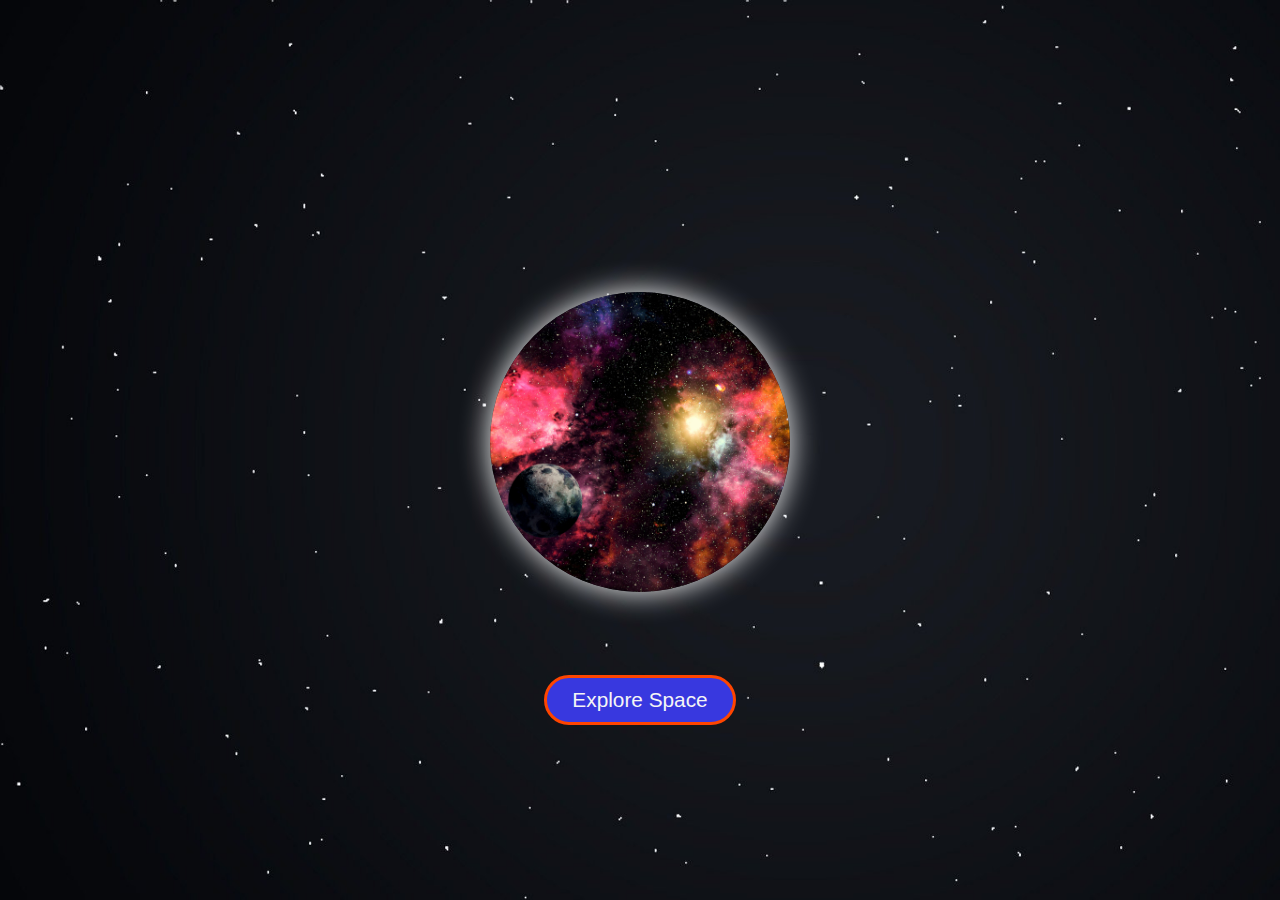
<file: index.html>
<!DOCTYPE html>
<html lang="en">
<head>
    <meta charset="UTF-8">
    <meta name="viewport" content="width=device-width, initial-scale=1.0">
    <link rel="stylesheet" href="style.css">
    <title>Solar System</title>
</head>
<body id="frist_page_body">
    
    <div class="container">
        <h1>Explore Solar System</h1>
        <div class="circle" id="circle"></div>
        <button class="button" id="openButton">Explore Space</button>
    </div>

    <script >
        const button = document.getElementById('openButton');
        const circle = document.getElementById('circle');

        button.addEventListener('click', function() {
            circle.classList.add('open');

            // Redirect to the next page after the circle grows
            setTimeout(function() {
                window.location.href = 'home.html';  // Replace with your actual next page URL
            }, 1005);  // Delay the redirect by 1 second to allow the animation to finish
        });
    </script>
</body>
</html>
</file>
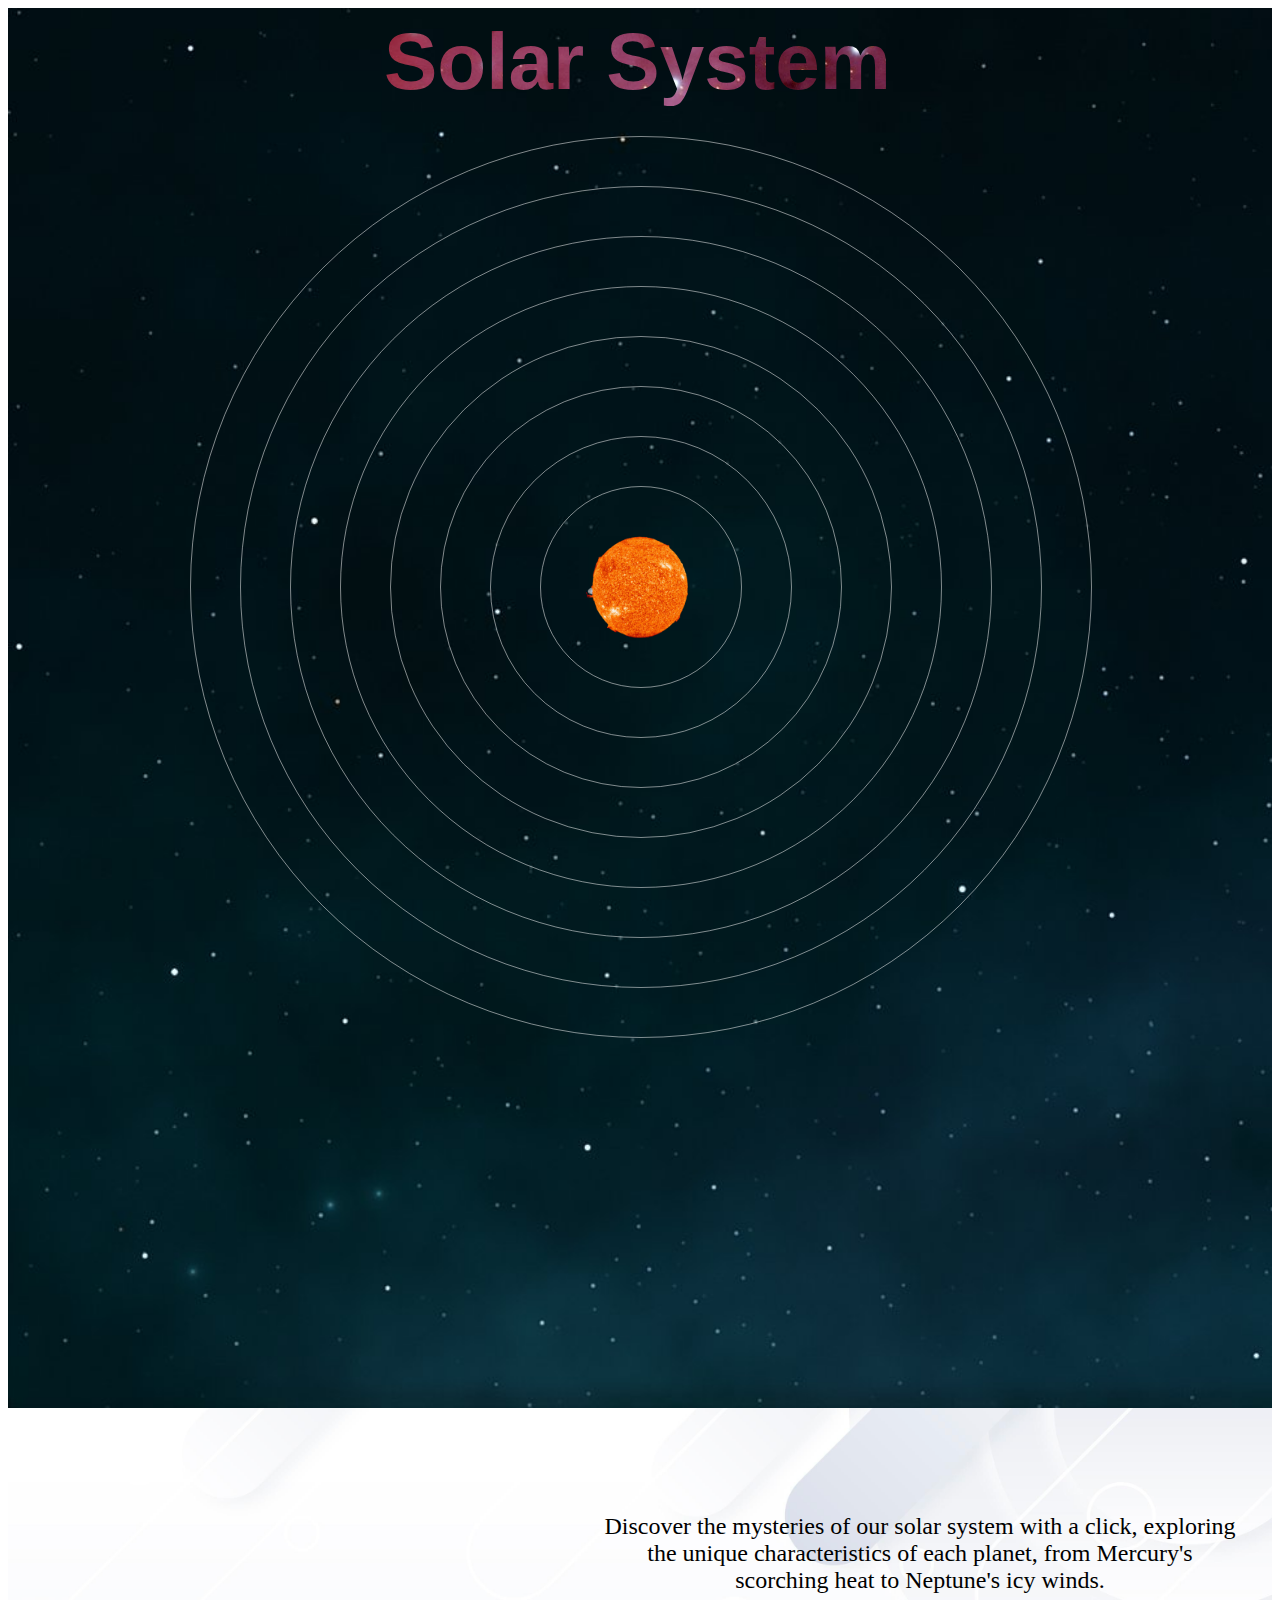
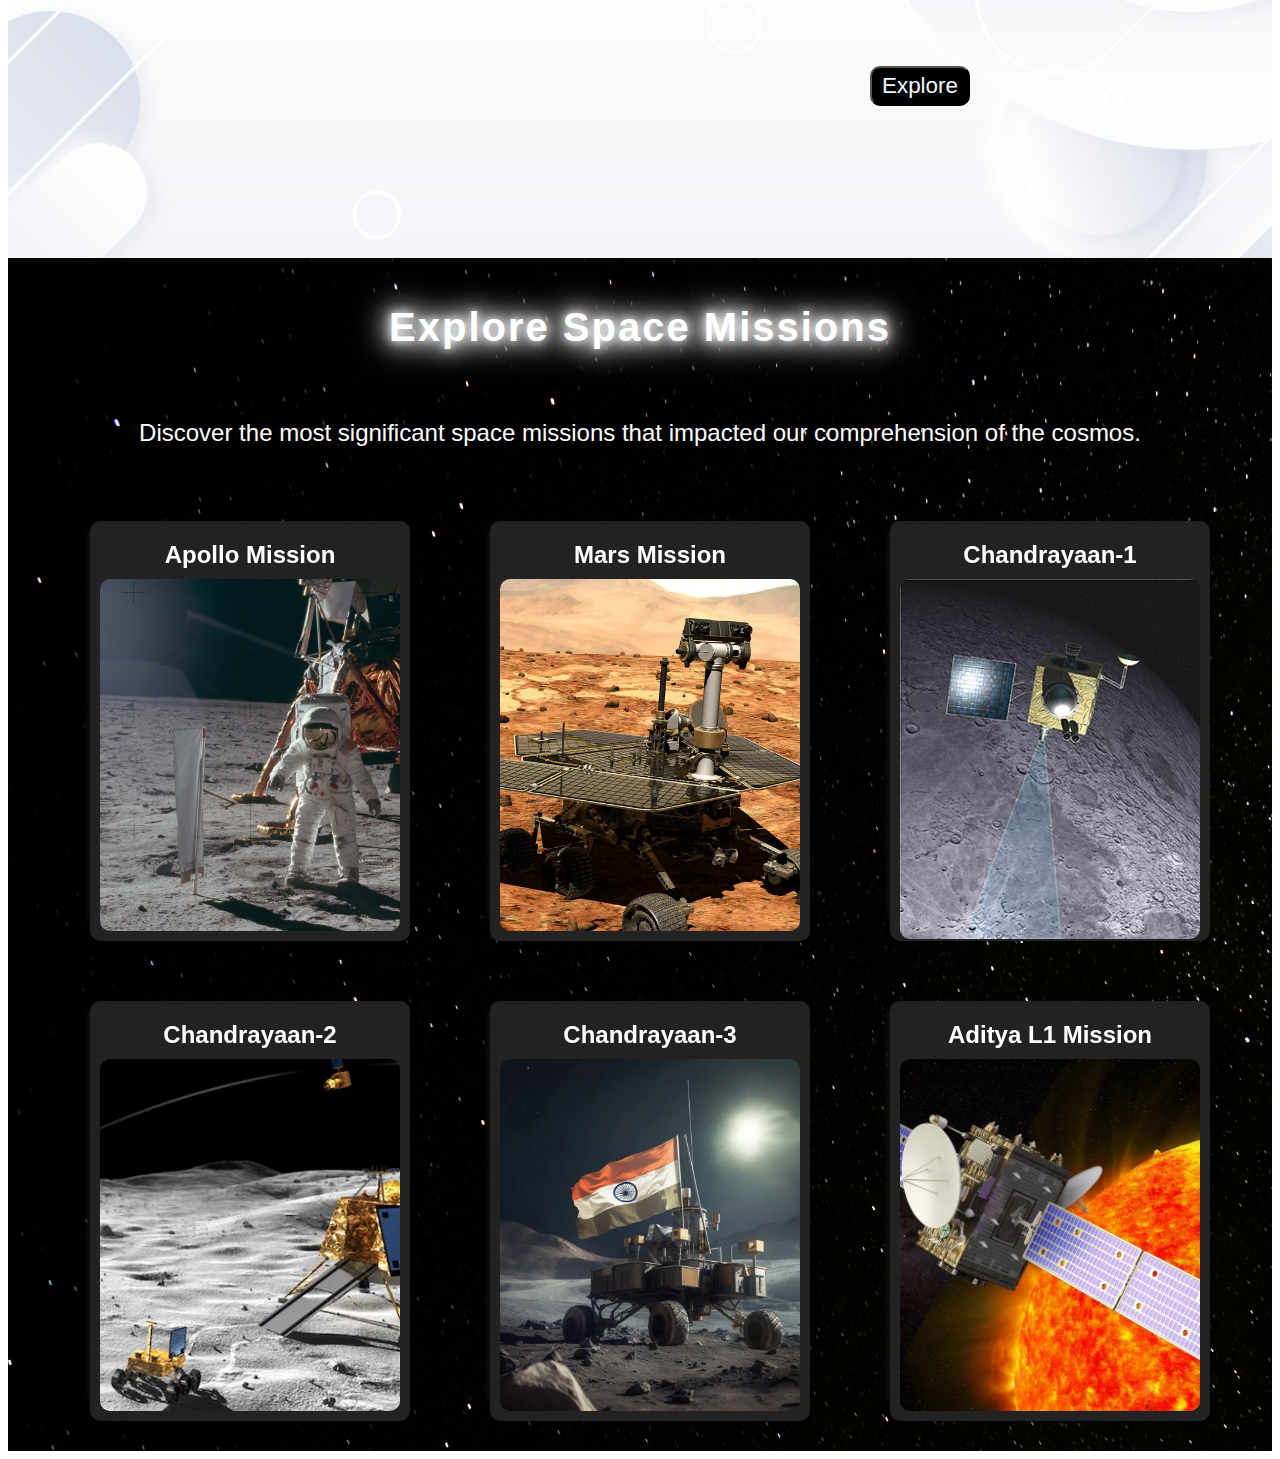
<file: home.html>
<!DOCTYPE html>
<html lang="en">
<head>
    <meta charset="UTF-8">
    <meta name="viewport" content="width=device-width, initial-scale=1.0">
    <link rel="stylesheet" href="style1.css">
    <link rel="stylesheet" href="style3.css">
    <title>Solar System</title>
</head>
<body>
    <div id="main_page">
    <div class="solar-system">

        <h1 id="main_page_head">Solar System</h1>
        
        <div class="sun">
            <img src="./resources/sun.png" alt="Sun">
        </div>

        
        <div class="orbit orbit1"></div>
        <div class="orbit orbit2"></div>
        <div class="orbit orbit3"></div>
        <div class="orbit orbit4"></div>
        <div class="orbit orbit5"></div>
        <div class="orbit orbit6"></div>
        <div class="orbit orbit7"></div>
        <div class="orbit orbit8"></div>

        
        <div class="planet planet1">
            <img src="./resources/mercury.png" alt="Mercury" width="100px">
            <div class="planet-info1">
                <strong>Mercury</strong><br>
                Velocity: 47.87 km/s<br>
                Closest planet to the Sun
            </div>
        </div>

        <div class="planet planet2">
            <img src="./resources/venus.png" alt="Venus" width="100px">
            <div class="planet-info2">
                <strong>Venus</strong><br>
                Velocity: 35.02 km/s<br>
                Hottest planet
            </div>
        </div>

        <div class="planet planet3">
            <img src="./resources/earth.png" alt="Earth" width="70px">
            <div class="planet-info3">
                <strong>Earth</strong><br>
                Velocity: 29.78 km/s<br>
                Our home planet
            </div>
        </div>

        <div class="planet planet4">
            <img src="./resources/mars.png" alt="Mars" width="100px">
            <div class="planet-info4">
                <strong>Mars</strong><br>
                Velocity: 24.07 km/s<br>
                The Red Planet
            </div>
        </div>

        <div class="planet planet5">
            <img src="./resources/jupiter.png" alt="Jupiter" width="130px">
            <div class="planet-info5">
                <strong>Jupiter</strong><br>
                Velocity: 13.07 km/s<br>
                Largest planet
            </div>
        </div>

        <div class="planet planet6">
            <img src="./resources/saturn.png" alt="Saturn" width="120px">
            <div class="planet-info6">
                <strong>Saturn</strong><br>
                Velocity: 9.69 km/s<br>
                Known for its rings
            </div>
        </div>

        <div class="planet planet7">
            <img src="./resources/uranus.png" alt="Uranus" width="100px">
            <div class="planet-info7">
                <strong>Uranus</strong><br>
                Velocity: 6.81 km/s<br>
                Tilted on its side
            </div>
        </div>

        <div class="planet planet8">
            <img src="./resources/neptune.png" alt="Neptune" width="100px">
            <div class="planet-info8">
                <strong>Neptune</strong><br>
                Velocity: 5.43 km/s<br>
                Farthest from the Sun
            </div>
        </div>

    </div>
    </div>

    <div id="container2">
        <div id="video">
            <video class="planet-video" width="35rem" height="25rem" autoplay muted loop>
                <source src="https://www.solarsystemscope.com/video/sss3_intro_720p_2-5b.mp4" type="video/mp4">
                Your browser does not support the video tag.
            </video>
        </div>

        <div id="text_sectio2">
           <center> 
            <p class="text">Discover the mysteries of our solar system with a click, exploring the unique characteristics of each planet, from Mercury's scorching heat to Neptune's icy winds.</p>

            <button class="enter_button"><a href="sun.html" >Explore</a></button>
        </center>
        </div>
    </div>




    <div id="container3">
        <header>
            <h1 class="glow">Explore Space Missions</h1>
            <br>
    
    
            <p style="font-family:'Gill Sans', 'Gill Sans MT', Calibri, 'Trebuchet MS', sans-serif; font-size: 1.5rem;">Discover the most significant space missions that impacted our comprehension of the cosmos.</p>
        </header>
    
        <section class="missions">
            <div class="flip-card">
                <div class="flip-card-inner">
                    <div class="flip-card-front">
                        <h2>Apollo Mission</h2>
                        <img src="./resources/apollo.webp" alt="Apollo Mission">
                    </div>
                    <div class="flip-card-back">
                        <ul>
                            <li>Launched: 1961</li>
                            <li>First human Moon landing.</li>
                            <li>Historic milestone for NASA.</li>
                            <li>A total of six missions successfully landed on the Moon.</li>
                            <li>Expanded human knowledge of lunar geology.</li>
                        </ul>
                    </div>
                </div>
            </div>
    
            <div class="flip-card">
                <div class="flip-card-inner">
                    <div class="flip-card-front">
                        <h2>Mars Mission</h2>
                        <img src="./resources/mars.webp" alt="Mars Mission">
                    </div>
                    <div class="flip-card-back">
                        <ul>
                            <li>Launched: 2003</li>
                            <li>Explores Mars' surface and climate.</li>
                            <li>Searches for signs of past life.</li>
                            <li>Key findings include evidence of water in the past.</li>
                            <li>Supports future human exploration plans.</li>
                        </ul>
                    </div>
                </div>
            </div>
    
            <div class="flip-card">
                <div class="flip-card-inner">
                    <div class="flip-card-front">
                        <h2>Chandrayaan-1</h2>
                        <img src="./resources/ch1.jpg" alt="Chandrayaan-1">
                    </div>
                    <div class="flip-card-back">
                        <ul>
                            <li>Launched: 2008</li>
                            <li>India's first lunar probe.</li>
                            <li>Discovered water molecules on the Moon.</li>
                            <li>Provided high-resolution images of the lunar surface.</li>
                            <li>Marked India's entry into lunar exploration.</li>
                        </ul>
                    </div>
                </div>
            </div>
    
            <div class="flip-card">
                <div class="flip-card-inner">
                    <div class="flip-card-front">
                        <h2>Chandrayaan-2</h2>
                        <img src="./resources/moon.webp" alt="Chandrayaan-2">
                    </div>
                    <div class="flip-card-back">
                        <ul>
                            <li>Launched: 2019</li>
                            <li>Aims to study the Moon's south pole.</li>
                            <li>Includes orbiter, lander, and rover.</li>
                            <li>Attempted soft landing, enhancing lunar studies.</li>
                            <li>Analyzed the Moon's surface and mineral composition.</li>
                        </ul>
                    </div>
                </div>
            </div>
    
            <div class="flip-card">
                <div class="flip-card-inner">
                    <div class="flip-card-front">
                        <h2>Chandrayaan-3</h2>
                        <img src="./resources/chandrayan3.webp" alt="Chandrayaan-3">
                    </div>
                    <div class="flip-card-back">
                        <ul>
                            <li>Launched: 2023</li>
                            <li>Focuses on a soft landing on the Moon.</li>
                            <li>Builds on Chandrayaan-2 success.</li>
                            <li>Aims to conduct detailed surface studies.</li>
                            <li>Will enhance our understanding of lunar resources.</li>
                        </ul>
                    </div>
                </div>
            </div>
    
            <div class="flip-card">
                <div class="flip-card-inner">
                    <div class="flip-card-front">
                        <h2>Aditya L1 Mission</h2>
                        <img src="./resources/adityal1.webp" alt="Aditya L1 Mission">
                    </div>
                    <div class="flip-card-back">
                        <ul>
                            <li>Launched: 2023</li>
                            <li>Studies the Sun's atmosphere.</li>
                            <li>Provides insights into solar activity.</li>
                            <li>Aims to enhance understanding of space weather.</li>
                            <li>Will help in predicting solar storms affecting Earth.</li>
                        </ul>
                    </div>
                </div>
            </div>
        </section>
    </div>
</body>
</html>
</file>
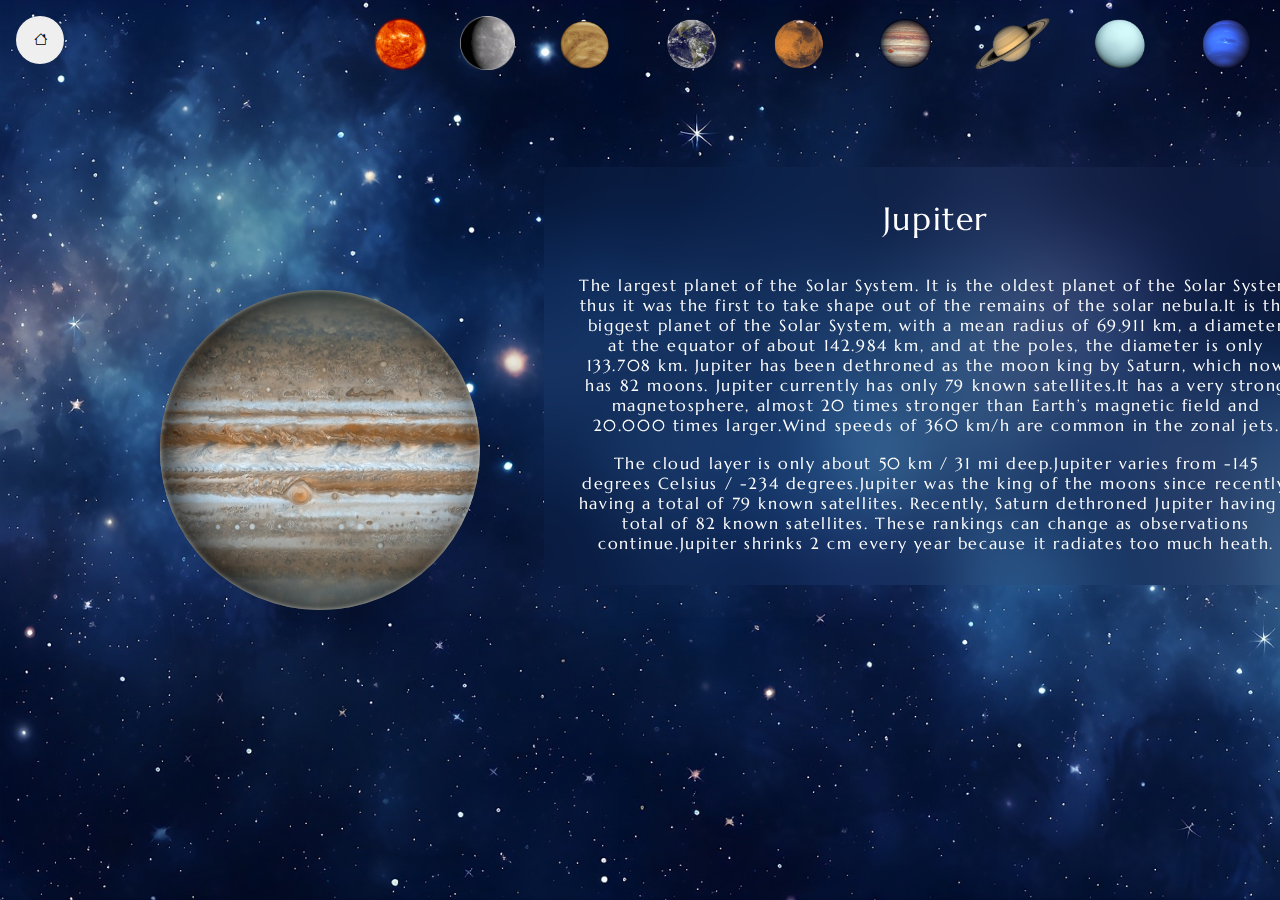
<file: jupiter.html>
<!DOCTYPE html>
<html lang="en">
<head>
    <meta charset="UTF-8">
    <meta name="viewport" content="width=device-width, initial-scale=1.0">
    <title>Jupiter</title>
    <link rel="stylesheet" href="styles2.css">
    <link rel="icon" href="jupiter.png">
    <link rel="preconnect" href="https://fonts.googleapis.com">
    <link rel="stylesheet" href="https://cdn.jsdelivr.net/npm/bootstrap-icons@1.11.3/font/bootstrap-icons.min.css">
<link rel="preconnect" href="https://fonts.gstatic.com" crossorigin>
<link href="https://fonts.googleapis.com/css2?family=Marcellus&display=swap" rel="stylesheet">
</head>
<body>
    <div style="display: flex;">
        <div id="jupiter">

        </div>
    </div>
    <a id="back" href="neptune.html"><img src="./planet_page_pics/back-neptune.png" width="75px"></a>
    <a id="back" href="uranus.html"><img src="./planet_page_pics/back-uranus.png" width="75px"></a>
    <a id="back" href="saturn.html"><img src="./planet_page_pics/back-saturn.png" width="75px"></a>
    <a id="back" href="jupiter.html"><img src="./planet_page_pics/back-jupiter.png" width="75px"></a>
    <a id="back" href="mars.html"><img src="./planet_page_pics/back-mars.png" width="75px"></a>
    <a id="back" href="earth.html"><img src="./planet_page_pics/back-earth.png" width="75px"></a>
    <a id="back" href="venus.html"><img src="./planet_page_pics/back-venus.png" width="75px"></a>
    <a id="back" href="mercury.html"><img src="./planet_page_pics/back-mercury.png" width="55px"></a>
    <a id="back" href="sun.html"><img src="./planet_page_pics/Sun-PNG-HD.png" width="55px"></a>
        <div id="text-box">
            <center>
                <h1 style="color: white;">Jupiter</h1>
            <br>
            <br>
            <p>The largest planet of the Solar System. It is the oldest planet of the Solar System thus it was the first to take shape out of the remains of the solar nebula.It is the biggest planet of the Solar System, with a mean radius of 69.911 km, a diameter at the equator of about  142.984 km, and at the poles, the diameter is only  133.708 km. Jupiter has been dethroned as the moon king by Saturn, which now has 82 moons. Jupiter currently has only 79 known satellites.It has a very strong magnetosphere, almost 20 times stronger than Earth’s magnetic field and 20.000 times larger.Wind speeds of 360 km/h are common in the zonal jets. </p>
            <br>
            <p>The cloud layer is only about 50 km / 31 mi deep.Jupiter varies from -145 degrees Celsius / -234 degrees.Jupiter was the king of the moons since recently, having a total of 79 known satellites. Recently, Saturn dethroned Jupiter having a total of 82 known satellites. These rankings can change as observations continue.Jupiter shrinks 2 cm every year because it radiates too much heath.</p>
            </center>
            
        </div>
        <a href="home.html"> <button class="back_home_button"><i class="bi bi-house"></i></button></a>
</body>
</html>
</file>
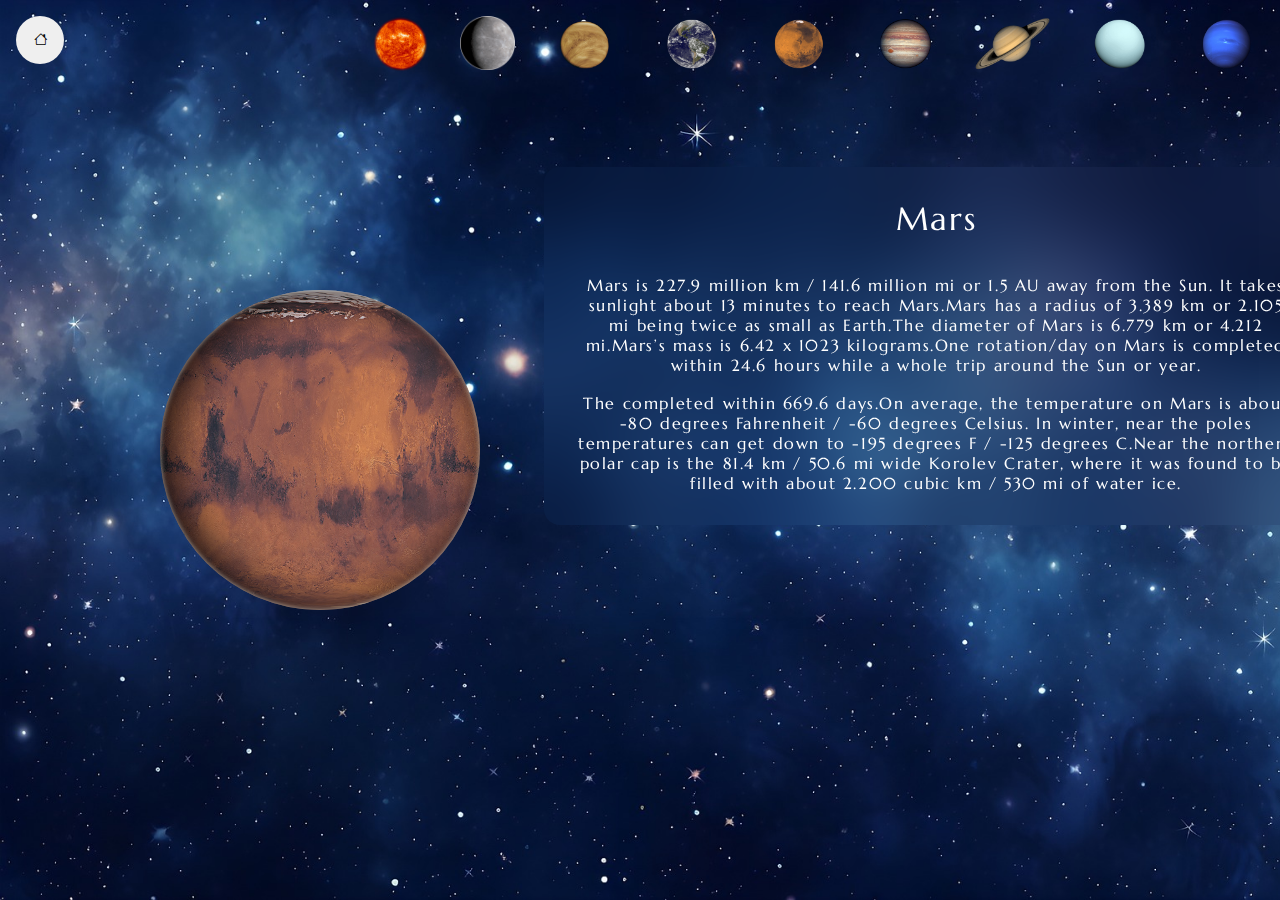
<file: mars.html>
<!DOCTYPE html>
<html lang="en">
<head>
    <meta charset="UTF-8">
    <meta name="viewport" content="width=device-width, initial-scale=1.0">
    <title>Mars</title>
    <link rel="stylesheet" href="styles2.css">
    <link rel="icon" href="back-mars.png">
    <link rel="preconnect" href="https://fonts.googleapis.com">
    <link rel="stylesheet" href="https://cdn.jsdelivr.net/npm/bootstrap-icons@1.11.3/font/bootstrap-icons.min.css">
<link rel="preconnect" href="https://fonts.gstatic.com" crossorigin>
<link href="https://fonts.googleapis.com/css2?family=Marcellus&display=swap" rel="stylesheet">
</head>
<body>
    <div style="display: flex;">
        <div id="mars">

        </div>
    </div>
    <a id="back" href="neptune.html"><img src="./planet_page_pics/back-neptune.png" width="75px"></a>
    <a id="back" href="uranus.html"><img src="./planet_page_pics/back-uranus.png" width="75px"></a>
    <a id="back" href="saturn.html"><img src="./planet_page_pics/back-saturn.png" width="75px"></a>
    <a id="back" href="jupiter.html"><img src="./planet_page_pics/back-jupiter.png" width="75px"></a>
    <a id="back" href="mars.html"><img src="./planet_page_pics/back-mars.png" width="75px"></a>
    <a id="back" href="earth.html"><img src="./planet_page_pics/back-earth.png" width="75px"></a>
    <a id="back" href="venus.html"><img src="./planet_page_pics/back-venus.png" width="75px"></a>
    <a id="back" href="mercury.html"><img src="./planet_page_pics/back-mercury.png" width="55px"></a>
    <a id="back" href="sun.html"><img src="./planet_page_pics/Sun-PNG-HD.png" width="55px"></a>
        <div id="text-box">
            <center>
                <h1 style="color: white;">Mars</h1>
            <br>
            <br>
            <p>Mars is 227.9 million km / 141.6 million mi or 1.5 AU away from the Sun. It takes sunlight about 13 minutes to reach Mars.Mars has a radius of 3.389 km or 2.105 mi being twice as small as Earth.The diameter of Mars is 6.779 km or 4.212 mi.Mars’s mass is 6.42 x 1023 kilograms.One rotation/day on Mars is completed within 24.6 hours while a whole trip around the Sun or year.</p>
            <br>
            <p>The completed within 669.6 days.On average, the temperature on Mars is about -80 degrees Fahrenheit / -60 degrees Celsius. In winter, near the poles temperatures can get down to -195 degrees F / -125 degrees C.Near the northern polar cap is the 81.4 km / 50.6 mi wide Korolev Crater, where it was found to be filled with about 2.200 cubic km / 530 mi of water ice.</p>
            </center>
            
        </div>
        <a href="home.html"> <button class="back_home_button"><i class="bi bi-house"></i></button></a>
</body>
</html>
</file>
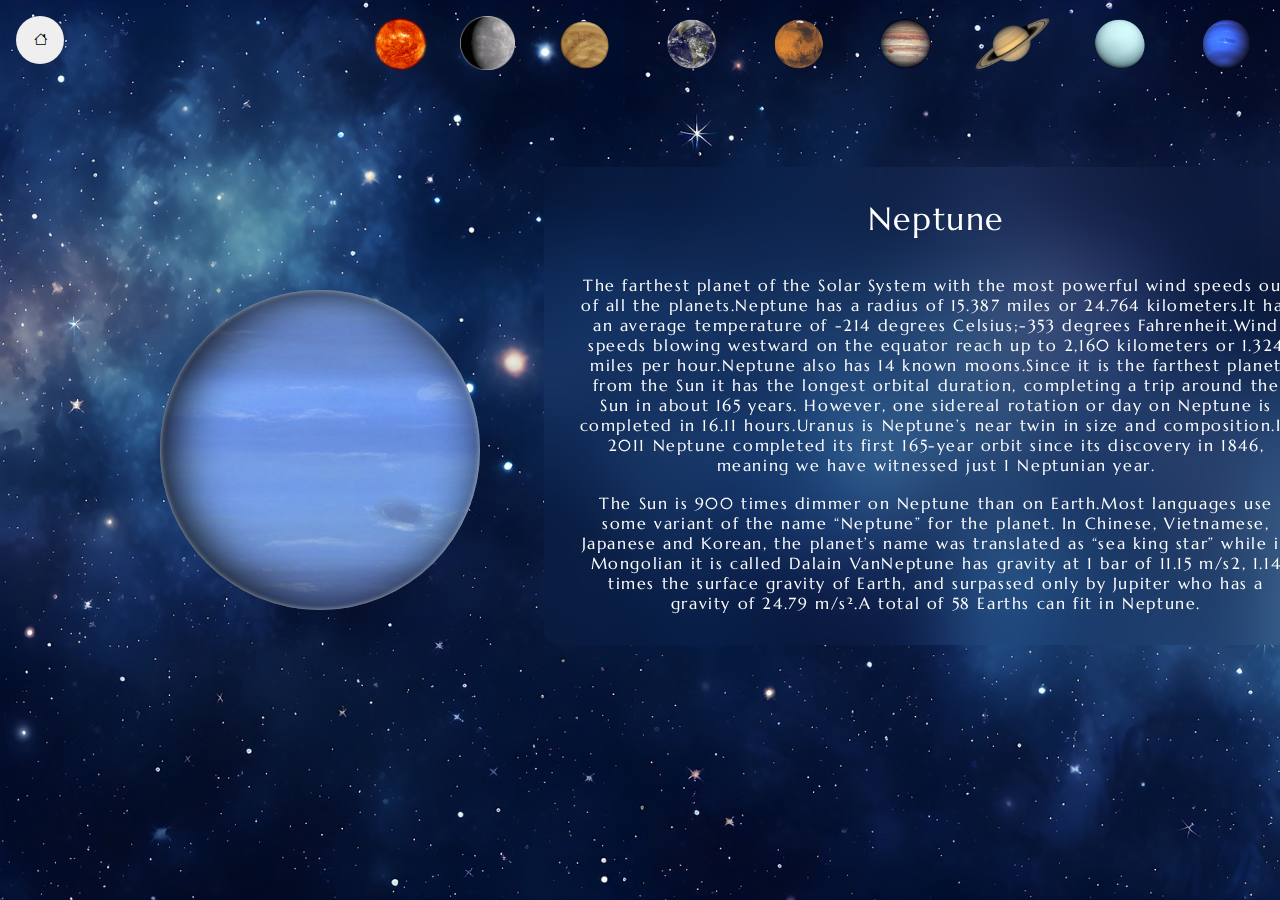
<file: neptune.html>
<!DOCTYPE html>
<html lang="en">
<head>
    <meta charset="UTF-8">
    <meta name="viewport" content="width=device-width, initial-scale=1.0">
    <title>Neptune</title>
    <link rel="stylesheet" href="styles2.css">
    <link rel="icon" href="back-neptune.png">
    <link rel="stylesheet" href="https://cdn.jsdelivr.net/npm/bootstrap-icons@1.11.3/font/bootstrap-icons.min.css">
    <link rel="preconnect" href="https://fonts.googleapis.com">
<link rel="preconnect" href="https://fonts.gstatic.com" crossorigin>
<link href="https://fonts.googleapis.com/css2?family=Marcellus&display=swap" rel="stylesheet">
</head>
<body>
    <div style="display: flex;">
        <div id="neptune">

        </div>
    </div>
    <a id="back" href="neptune.html"><img src="./planet_page_pics/back-neptune.png" width="75px"></a>
    <a id="back" href="uranus.html"><img src="./planet_page_pics/back-uranus.png" width="75px"></a>
    <a id="back" href="saturn.html"><img src="./planet_page_pics/back-saturn.png" width="75px"></a>
    <a id="back" href="jupiter.html"><img src="./planet_page_pics/back-jupiter.png" width="75px"></a>
    <a id="back" href="mars.html"><img src="./planet_page_pics/back-mars.png" width="75px"></a>
    <a id="back" href="earth.html"><img src="./planet_page_pics/back-earth.png" width="75px"></a>
    <a id="back" href="venus.html"><img src="./planet_page_pics/back-venus.png" width="75px"></a>
    <a id="back" href="mercury.html"><img src="./planet_page_pics/back-mercury.png" width="55px"></a>
    <a id="back" href="sun.html"><img src="./planet_page_pics/Sun-PNG-HD.png" width="55px"></a>
        <div id="text-box">
            <center>
                <h1 style="color: white;">Neptune</h1>
            <br>
            <br>
            <p>The farthest planet of the Solar System with the most powerful wind speeds out of all the planets.Neptune has a radius of 15.387 miles or 24.764 kilometers.It has an average temperature of -214 degrees Celsius;-353 degrees Fahrenheit.Wind speeds blowing westward on the equator reach up to 2,160 kilometers or 1.324 miles per hour.Neptune also has 14 known moons.Since it is the farthest planet from the Sun it has the longest orbital duration, completing a trip around the Sun in about 165 years. However, one sidereal rotation or day on Neptune is completed in 16.11 hours.Uranus is Neptune’s near twin in size and composition.In 2011 Neptune completed its first 165-year orbit since its discovery in 1846, meaning we have witnessed just 1 Neptunian year.</p>
            <br>
            <p>The Sun is 900 times dimmer on Neptune than on Earth.Most languages use some variant of the name “Neptune” for the planet. In Chinese, Vietnamese, Japanese and Korean, the planet’s name was translated as “sea king star” while in Mongolian it is called Dalain VanNeptune has gravity at 1 bar of 11.15 m/s2, 1.14 times the surface gravity of Earth, and surpassed only by Jupiter who has a gravity of 24.79 m/s².A total of 58 Earths can fit in Neptune.</p>
            </center>
            
        </div>
        <a href="home.html"> <button class="back_home_button"><i class="bi bi-house"></i></button></a>
</body>
</html>
</file>
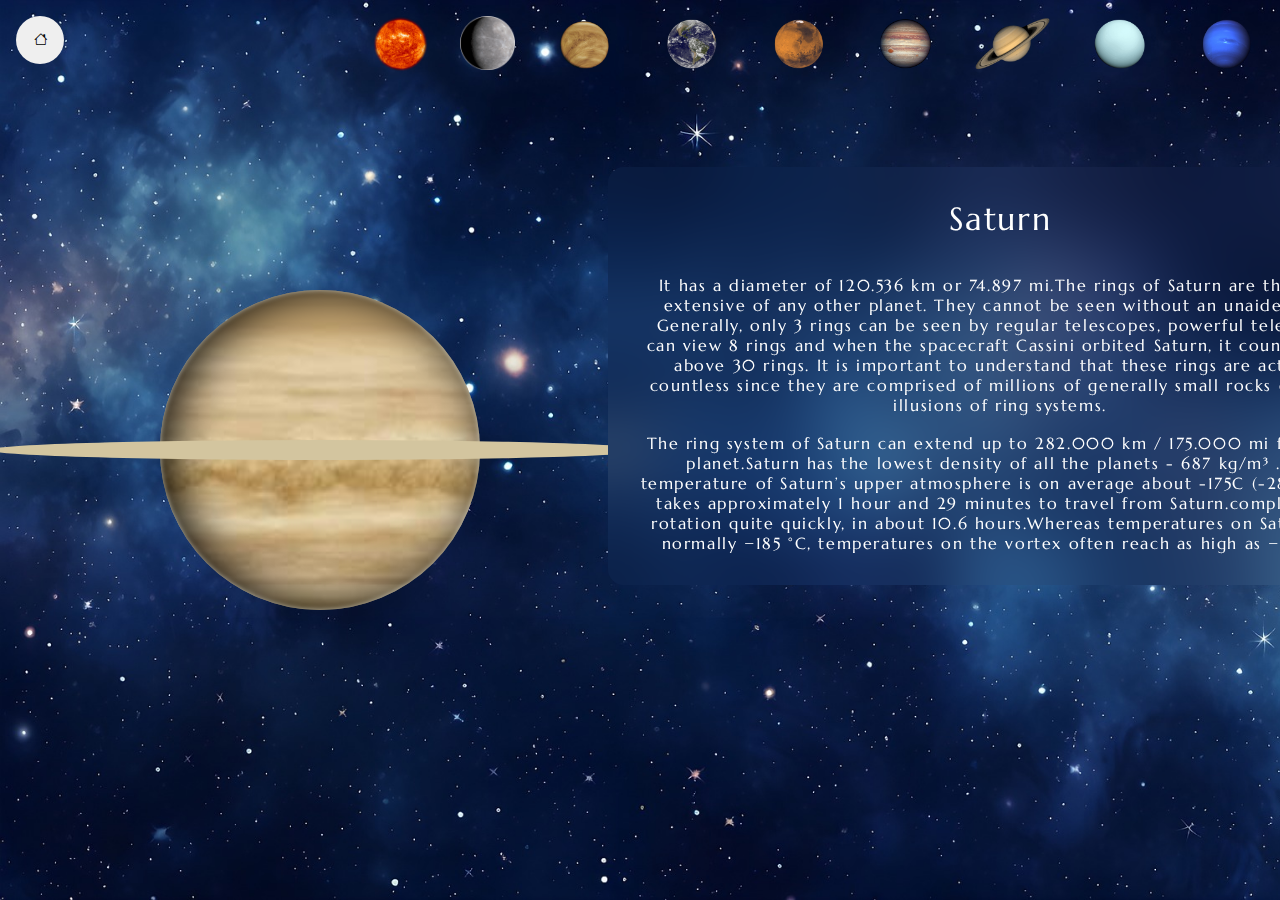
<file: saturn.html>
<!DOCTYPE html>
<html lang="en">
<head>
    <meta charset="UTF-8">
    <meta name="viewport" content="width=device-width, initial-scale=1.0">
    <title>Saturn</title>
    <link rel="stylesheet" href="styles2.css">
    <link rel="icon" href="back-saturn.png">
    <link rel="preconnect" href="https://fonts.googleapis.com">
    <link rel="stylesheet" href="https://cdn.jsdelivr.net/npm/bootstrap-icons@1.11.3/font/bootstrap-icons.min.css">
<link rel="preconnect" href="https://fonts.gstatic.com" crossorigin>
<link href="https://fonts.googleapis.com/css2?family=Marcellus&display=swap" rel="stylesheet">
</head>
<body>
    <div style="display: flex;">
        <div id="saturn">

        </div>
        <div id="orbit-saturn">
            <div>
    
            </div>
        </div>
        
    </div>
    <a id="back" href="neptune.html"><img src="./planet_page_pics/back-neptune.png" width="75px"></a>
    <a id="back" href="uranus.html"><img src="./planet_page_pics/back-uranus.png" width="75px"></a>
    <a id="back" href="saturn.html"><img src="./planet_page_pics/back-saturn.png" width="75px"></a>
    <a id="back" href="jupiter.html"><img src="./planet_page_pics/back-jupiter.png" width="75px"></a>
    <a id="back" href="mars.html"><img src="./planet_page_pics/back-mars.png" width="75px"></a>
    <a id="back" href="earth.html"><img src="./planet_page_pics/back-earth.png" width="75px"></a>
    <a id="back" href="venus.html"><img src="./planet_page_pics/back-venus.png" width="75px"></a>
    <a id="back" href="mercury.html"><img src="./planet_page_pics/back-mercury.png" width="55px"></a>
    <a id="back" href="sun.html"><img src="./planet_page_pics/Sun-PNG-HD.png" width="55px"></a>

        <div id="text-box-e-s">
            <center>
                <h1 style="color: white; ">Saturn</h1>
            <br>
            <br>
            <p>It has a diameter of 120.536 km or 74.897 mi.The rings of Saturn are the most extensive of any other planet. They cannot be seen without an unaided eye. Generally, only 3 rings can be seen by regular telescopes, powerful telescopes can view 8 rings and when the spacecraft Cassini orbited Saturn, it counted well above 30 rings. It is important to understand that these rings are actually countless since they are comprised of millions of generally small rocks creating illusions of ring systems.</p>
            <br>
            <p>The ring system of Saturn can extend up to 282.000 km / 175.000 mi from the planet.Saturn has the lowest density of all the planets - 687 kg/m³ .The temperature of Saturn’s upper atmosphere is on average about -175C (-285F).Light takes approximately 1 hour and 29 minutes to travel from Saturn.completing a rotation quite quickly, in about 10.6 hours.Whereas temperatures on Saturn are normally −185 °C, temperatures on the vortex often reach as high as −122 °C.</p>
            </center>
            
        </div>

        <a href="home.html"> <button class="back_home_button"><i class="bi bi-house"></i></button></a>
</body>
</html>
</file>
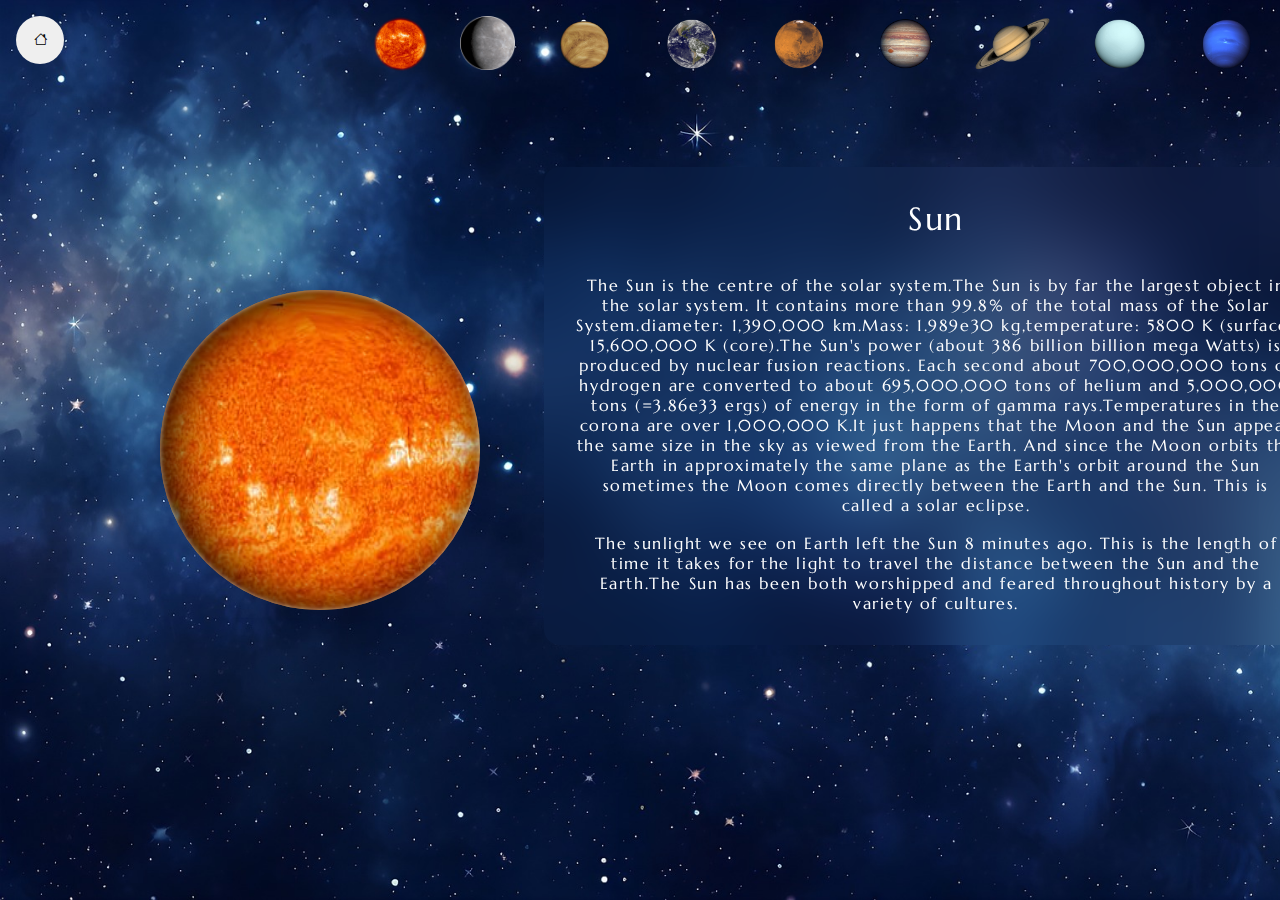
<file: sun.html>
<!DOCTYPE html>
<html lang="en">
<head>
    <meta charset="UTF-8">
    <meta name="viewport" content="width=device-width, initial-scale=1.0">
    <title>Sun</title>
    <link rel="stylesheet" href="styles2.css">
    <link rel="icon" href="back-saturn.png">
    <link rel="preconnect" href="https://fonts.googleapis.com">
    <link rel="stylesheet" href="https://cdn.jsdelivr.net/npm/bootstrap-icons@1.11.3/font/bootstrap-icons.min.css">
<link rel="preconnect" href="https://fonts.gstatic.com" crossorigin>
<link href="https://fonts.googleapis.com/css2?family=Marcellus&display=swap" rel="stylesheet">
</head>
<body>
    <div style="display: flex;">
        <div id="sun">

        </div>
    </div>
    <a id="back" href="neptune.html"><img src="./planet_page_pics/back-neptune.png" width="75px"></a>
    <a id="back" href="uranus.html"><img src="./planet_page_pics/back-uranus.png" width="75px"></a>
    <a id="back" href="saturn.html"><img src="./planet_page_pics/back-saturn.png" width="75px"></a>
    <a id="back" href="jupiter.html"><img src="./planet_page_pics/back-jupiter.png" width="75px"></a>
    <a id="back" href="mars.html"><img src="./planet_page_pics/back-mars.png" width="75px"></a>
    <a id="back" href="earth.html"><img src="./planet_page_pics/back-earth.png" width="75px"></a>
    <a id="back" href="venus.html"><img src="./planet_page_pics/back-venus.png" width="75px"></a>
    <a id="back" href="mercury.html"><img src="./planet_page_pics/back-mercury.png" width="55px"></a>
    <a id="back" href="sun.html"><img src="./planet_page_pics/Sun-PNG-HD.png" width="55px"></a>

        <div id="text-box">
            <center>
                <h1 style="color: white; ">Sun</h1>
            <br>
            <br>
            <p>The Sun is the centre of the solar system.The Sun is by far the largest object in the solar system. It contains more than 99.8% of the total mass of the Solar System.diameter: 1,390,000 km.Mass: 1.989e30 kg,temperature: 5800 K (surface) 15,600,000 K (core).The Sun's power (about 386 billion billion mega Watts) is produced by nuclear fusion reactions. Each second about 700,000,000 tons of hydrogen are converted to about 695,000,000 tons of helium and 5,000,000 tons (=3.86e33 ergs) of energy in the form of gamma rays.Temperatures in the corona are over 1,000,000 K.It just happens that the Moon and the Sun appear the same size in the sky as viewed from the Earth. And since the Moon orbits the Earth in approximately the same plane as the Earth's orbit around the Sun sometimes the Moon comes directly between the Earth and the Sun. This is called a solar eclipse.</p>
            <br>
            <p>The sunlight we see on Earth left the Sun 8 minutes ago. This is the length of time it takes for the light to travel the distance between the Sun and the Earth.The Sun has been both worshipped and feared throughout history by a variety of cultures.</p>
            </center>
            
        </div>
        <a href="home.html"> <button class="back_home_button"><i class="bi bi-house"></i></button></a>
</body>
</html>
</file>
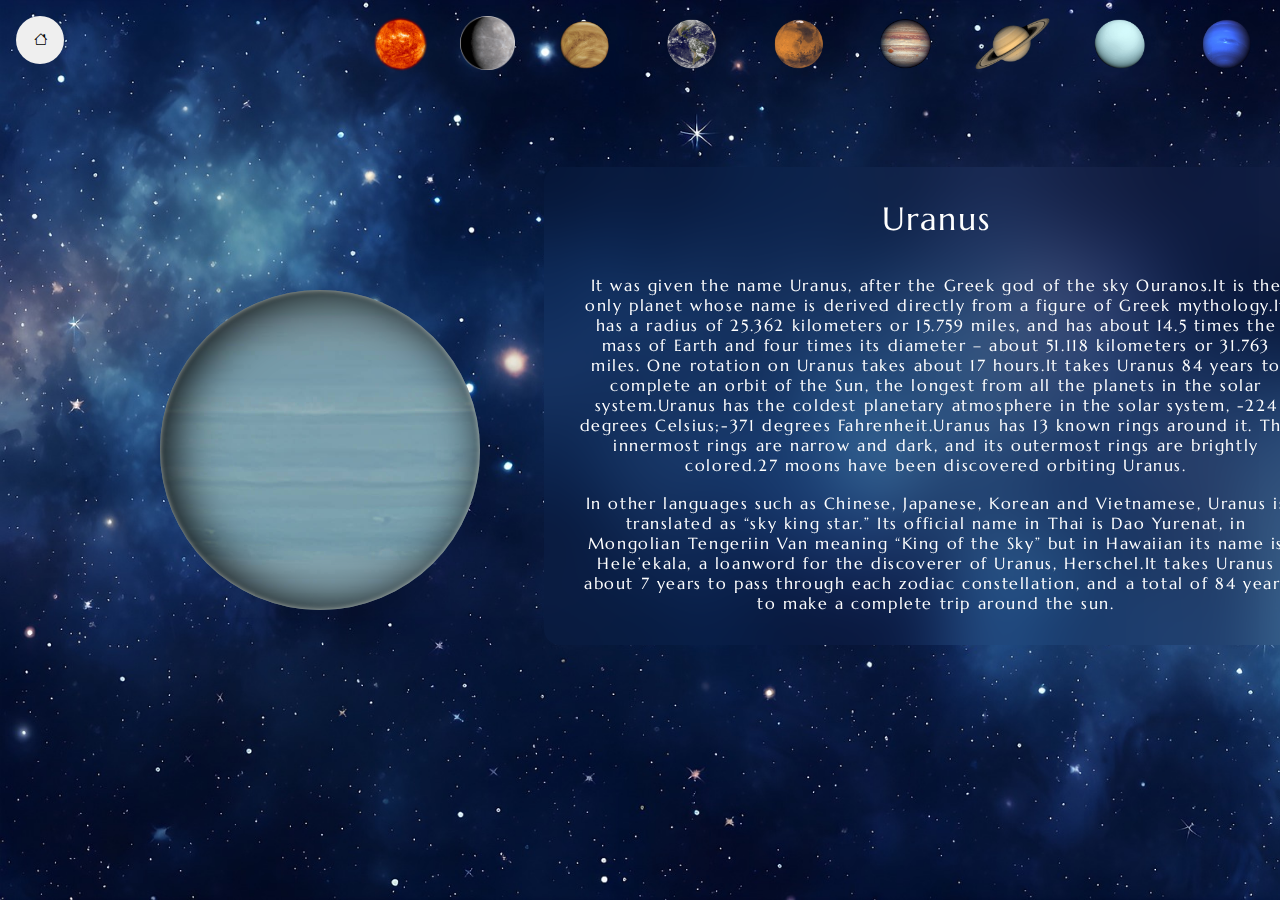
<file: uranus.html>
<!DOCTYPE html>
<html lang="en">
<head>
    <meta charset="UTF-8">
    <meta name="viewport" content="width=device-width, initial-scale=1.0">
    <title>Uranus</title>
    <link rel="stylesheet" href="styles2.css">
    <link rel="icon" href="back-earth.png">
    <link rel="preconnect" href="https://fonts.googleapis.com">
    <link rel="stylesheet" href="https://cdn.jsdelivr.net/npm/bootstrap-icons@1.11.3/font/bootstrap-icons.min.css">
<link rel="preconnect" href="https://fonts.gstatic.com" crossorigin>
<link href="https://fonts.googleapis.com/css2?family=Marcellus&display=swap" rel="stylesheet">
</head>
<body>
    <div style="display: flex;">
        <div id="uranus">

        </div>
    </div>
    <a id="back" href="neptune.html"><img src="./planet_page_pics/back-neptune.png" width="75px"></a>
    <a id="back" href="uranus.html"><img src="./planet_page_pics/back-uranus.png" width="75px"></a>
    <a id="back" href="saturn.html"><img src="./planet_page_pics/back-saturn.png" width="75px"></a>
    <a id="back" href="jupiter.html"><img src="./planet_page_pics/back-jupiter.png" width="75px"></a>
    <a id="back" href="mars.html"><img src="./planet_page_pics/back-mars.png" width="75px"></a>
    <a id="back" href="earth.html"><img src="./planet_page_pics/back-earth.png" width="75px"></a>
    <a id="back" href="venus.html"><img src="./planet_page_pics/back-venus.png" width="75px"></a>
    <a id="back" href="mercury.html"><img src="./planet_page_pics/back-mercury.png" width="55px"></a>
    <a id="back" href="sun.html"><img src="./planet_page_pics/Sun-PNG-HD.png" width="55px"></a>
        <div id="text-box">
            <center>
                <h1 style="color: white; ">Uranus</h1>
            <br>
            <br>
            <p>It was given the name Uranus, after the Greek god of the sky Ouranos.It is the only planet whose name is derived directly from a figure of Greek mythology.It has a radius of 25.362 kilometers or 15.759 miles, and has about 14.5 times the mass of Earth and four times its diameter – about 51.118 kilometers or 31.763 miles. One rotation on Uranus takes about 17 hours.It takes Uranus 84 years to complete an orbit of the Sun, the longest from all the planets in the solar system.Uranus has the coldest planetary atmosphere in the solar system, -224 degrees Celsius;-371 degrees Fahrenheit.Uranus has 13 known rings around it. The innermost rings are narrow and dark, and its outermost rings are brightly colored.27 moons have been discovered orbiting Uranus.</p>
            <br>
            <p>In other languages such as Chinese, Japanese, Korean and Vietnamese, Uranus is translated as “sky king star.” Its official name in Thai is Dao Yurenat, in Mongolian Tengeriin Van meaning “King of the Sky” but in Hawaiian its name is Hele’ekala, a loanword for the discoverer of Uranus, Herschel.It takes Uranus about 7 years to pass through each zodiac constellation, and a total of 84 years to make a complete trip around the sun.</p>
            </center>
            
        </div>
        <a href="home.html"> <button class="back_home_button"><i class="bi bi-house"></i></button></a>
</body>
</html>
</file>
<file: style.css>
#frist_page_body {
    display: flex;
    justify-content: center;
    align-items: center;
    height: 100vh;
    background: url(./resources/back-bg.jpg) no-repeat;
    background-size: cover;
    margin: 0;
    overflow: hidden;
    
}

.container {
    position: relative;
}

.circle {
    width: 300px;
    height: 300px;
    background-image: url(./resources/frist_page_bg.jpg);
    background-repeat: no-repeat;
    background-size: cover;
    border-radius: 50%;
    position: relative;
    top: -0.5rem;
    transition: transform 4.6s ease-in-out ;
    transform-origin: center;
    box-shadow: 0px 0px 30px 0px white;
}

.circle.open {
    transform: scale(50);  /* Makes the circle grow outward */
}

.button {
    position: absolute;
    width: 12rem;
    top: 25rem;
    left: 50%;
    transform: translate(-50%, -50%);
    background-color: rgb(56, 56, 223);
    color: whitesmoke;
    font-size: 1.3rem;
    border: none;
    padding: 10px 20px;
    cursor: pointer;
    z-index: 2;
    border-radius: 2rem;
    font-family: 'Gill Sans', 'Gill Sans MT', Calibri, 'Trebuchet MS', sans-serif;
    transition: 1s;
    border: 3.5px solid orangered;
}
.button:hover{
    background-color: orangered;
    border: 3.5px solid rgb(56, 56, 223);
}


h1{
    font-family: 'Gill Sans', 'Gill Sans MT', Calibri, 'Trebuchet MS', sans-serif;
    position:absolute;
    top:-12rem;
    left: -13.5rem;
    transform:translateX(-50%);
    font-size: 5rem;
    z-index:2;
    opacity:0;
    animation:popIn 1s forwards;
    text-align:center;
    color:white;
    white-space: nowrap;
}

@keyframes popIn {
    0% {
        opacity: 0; /* Start invisible */
        transform: translateY(-30px) scale(0.5) rotateY(-45deg); /* Start above and small */
    }
    50% {
        opacity: 1; /* Fully visible */
        transform: translateY(10px) scale(1.05) rotateY(0deg); /* Slight bounce */
    }
    100% {
        opacity: 1; /* Fully visible */
        transform: translateY(0) scale(1) rotateY(0deg); /* End in place */
    }
}
</file>
<file: style1.css>
#main_page {
    margin: 0;
    background: url(./resources/solar-bg.jpg) no-repeat ;
    background-size: cover;
    display: flex;
    justify-content: center;
    align-items: flex-start; 
    height: 150vh;
    padding-top: 50px;
}
#main_page_head{
    background: url(./resources/head-bg2.jpg);
    -webkit-background-clip: text;
    -webkit-text-fill-color: transparent;
    position: absolute;
    top: -14rem;
    left: 9rem;
    color: whitesmoke;
    font-size: 5rem;
    font-family:'Gill Sans', 'Gill Sans MT', Calibri, 'Trebuchet MS', sans-serif;
    animation: slide 1s ease-in 1;
}
@keyframes slide{
    from{
        opacity: 0.1;
    }
}

.solar-system {
    position: relative;
    top: 8rem;
    width: 800px;
    height: 800px; 
    animation: slide 1s ease-in 1;
}

.sun {
    position: absolute;
    top: 50%;
    left: 50%;
    width: 120px;
    height: 120px;
    transform: translate(-50%, -50%);
    z-index: 10;
}

.sun img {
    width: 100%;
    height: 100%;
}


.orbit {
    position: absolute;
    top: 50%;
    left: 50%;
    border-radius: 50%;
    border: 1px solid rgba(255, 255, 255, 0.5); 
}


.orbit1 { width: 200px; height: 200px; margin-top: -100px; margin-left: -100px; }
.orbit2 { width: 300px; height: 300px; margin-top: -150px; margin-left: -150px; }
.orbit3 { width: 400px; height: 400px; margin-top: -200px; margin-left: -200px; }
.orbit4 { width: 500px; height: 500px; margin-top: -250px; margin-left: -250px; }
.orbit5 { width: 600px; height: 600px; margin-top: -300px; margin-left: -300px; }
.orbit6 { width: 700px; height: 700px; margin-top: -350px; margin-left: -350px; }
.orbit7 { width: 800px; height: 800px; margin-top: -400px; margin-left: -400px; }
.orbit8 { width: 900px; height: 900px; margin-top: -450px; margin-left: -450px; }


.planet {
    position: absolute;
    border-radius: 50%;
}



@keyframes rotate1 {
    0% { transform: rotate(0deg) translateX(100px) rotate(0deg); }
    100% { transform: rotate(360deg) translateX(100px) rotate(-360deg); }
}

@keyframes rotate2 {
    0% { transform: rotate(0deg) translateX(150px) rotate(0deg); }
    100% { transform: rotate(360deg) translateX(150px) rotate(-360deg); }
}

@keyframes rotate3 {
    0% { transform: rotate(0deg) translateX(200px) rotate(0deg); }
    100% { transform: rotate(360deg) translateX(200px) rotate(-360deg); }
}

@keyframes rotate4 {
    0% { transform: rotate(0deg) translateX(250px) rotate(0deg); }
    100% { transform: rotate(360deg) translateX(250px) rotate(-360deg); }
}

@keyframes rotate5 {
    0% { transform: rotate(0deg) translateX(300px) rotate(0deg); }
    100% { transform: rotate(360deg) translateX(300px) rotate(-360deg); }
}

@keyframes rotate6 {
    0% { transform: rotate(0deg) translateX(350px) rotate(0deg); }
    100% { transform: rotate(360deg) translateX(350px) rotate(-360deg); }
}

@keyframes rotate7 {
    0% { transform: rotate(0deg) translateX(400px) rotate(0deg); }
    100% { transform: rotate(360deg) translateX(400px) rotate(-360deg); }
}

@keyframes rotate8 {
    0% { transform: rotate(0deg) translateX(450px) rotate(0deg); }
    100% { transform: rotate(360deg) translateX(450px) rotate(-360deg); }
}



.planet1 { top: 50%; left: 50%; margin-left: -50px; margin-top: -20px; animation: rotate1 10s linear infinite; }
.planet2 { top: 50%; left: 50%; margin-left: -50px; margin-top: -20px; animation: rotate2 12s linear infinite; }
.planet3 { top: 50%; left: 50%; margin-left: -40px; margin-top: -30px; animation: rotate3 15s linear infinite; }
.planet4 { top: 50%; left: 50%; margin-left: -50px; margin-top: -30px; animation: rotate4 20s linear infinite; }
.planet5 { top: 50%; left: 50%; margin-left: -65px; margin-top: -30px; animation: rotate5 25s linear infinite; }
.planet6 { top: 50%; left: 50%; margin-left: -65px; margin-top: -45px; animation: rotate6 30s linear infinite; }
.planet7 { top: 50%; left: 50%; margin-left: -50px; margin-top: -25px; animation: rotate7 35s linear infinite; }
.planet8 { top: 50%; left: 50%; margin-left: -50px; margin-top: -25px; animation: rotate8 40s linear infinite; }


/* planet 1*/
.planet-info1 {
    display: none;
    position: absolute;
    background-color: white;
    color: black;
    padding: 10px;
    border-radius: 5px;
    top: -100px; 
    left: -40px; 
    z-index: 2;
    font-family: 'Gill Sans', 'Gill Sans MT', Calibri, 'Trebuchet MS', sans-serif;
    white-space: nowrap;
    box-shadow: 0 0 10px rgba(255, 255, 255, 0.3); 
}

.planet-info1::before {
    content: "";
    position: absolute;
    width: 2px;
    height: 30px; 
    background-color: white;
    bottom: -30px; 
    left: 50%;
    transform: translateX(-50%); 
}

.planet-info1::after {
    content: "";
    position: absolute;
    width: 0;
    height: 0;
    border-left: 8px solid transparent; 
    border-right: 8px solid transparent;
    border-top: 8px solid white; 
    bottom: -8px; 
    left: 50%;
    transform: translateX(-50%);
}

.planet:hover .planet-info1, .planet:focus .planet-info1 {
    display: block; 
}

.planet:hover .planet-info1::before {
    background-color: white;
}

.planet:hover .planet-info1::after {
    border-top-color: white;
}

/* planet2 */

.planet-info2 {
    display: none;
    position: absolute;
    background-color: white;
    color: black;
    padding: 10px;
    border-radius: 5px;
    top: -100px; 
    left: -30px; 
    z-index: 2;
    white-space: nowrap;
    font-family: 'Gill Sans', 'Gill Sans MT', Calibri, 'Trebuchet MS', sans-serif;
    box-shadow: 0 0 10px rgba(255, 255, 255, 0.3); 
}

.planet-info2::before {
    content: "";
    position: absolute;
    width: 2px;
    height: 30px; 
    background-color: white;
    bottom: -30px; 
    left: 50%;
    transform: translateX(-50%); 
}

.planet-info2::after {
    content: "";
    position: absolute;
    width: 0;
    height: 0;
    border-left: 8px solid transparent; 
    border-right: 8px solid transparent;
    border-top: 8px solid white; 
    bottom: -8px; 
    left: 50%;
    transform: translateX(-50%);
}

.planet:hover .planet-info2, .planet:focus .planet-info2 {
    display: block; 
}

.planet:hover .planet-info2::before {
    background-color: white;
}

.planet:hover .planet-info2::after {
    border-top-color: white;
}

/* planet3 */

.planet-info3 {
    display: none;
    position: absolute;
    background-color: white;
    color: black;
    padding: 10px;
    border-radius: 5px;
    top: -100px; 
    left: -40px; 
    z-index: 2;
    white-space: nowrap;
    font-family: 'Gill Sans', 'Gill Sans MT', Calibri, 'Trebuchet MS', sans-serif;
    box-shadow: 0 0 10px rgba(255, 255, 255, 0.3); 
}

.planet-info3::before {
    content: "";
    position: absolute;
    width: 2px;
    height: 30px; 
    background-color: white;
    bottom: -30px; 
    left: 50%;
    transform: translateX(-50%); 
}

.planet-info3::after {
    content: "";
    position: absolute;
    width: 0;
    height: 0;
    border-left: 8px solid transparent; 
    border-right: 8px solid transparent;
    border-top: 8px solid white; 
    bottom: -8px; 
    left: 50%;
    transform: translateX(-50%);
}

.planet:hover .planet-info3, .planet:focus .planet-info3 {
    display: block; 
}

.planet:hover .planet-info3::before {
    background-color: white;
}

.planet:hover .planet-info3::after {
    border-top-color: white;
}

/* planet4 */ 
.planet-info4 {
    display: none;
    position: absolute;
    background-color: white;
    color: black;
    padding: 10px;
    border-radius: 5px;
    top: -100px; 
    left: -25px; 
    z-index: 2;
    white-space: nowrap;
    font-family: 'Gill Sans', 'Gill Sans MT', Calibri, 'Trebuchet MS', sans-serif;
    box-shadow: 0 0 10px rgba(255, 255, 255, 0.3); 
}

.planet-info4::before {
    content: "";
    position: absolute;
    width: 2px;
    height: 30px; 
    background-color: white;
    bottom: -30px; 
    left: 50%;
    transform: translateX(-50%); 
}

.planet-info4::after {
    content: "";
    position: absolute;
    width: 0;
    height: 0;
    border-left: 8px solid transparent; 
    border-right: 8px solid transparent;
    border-top: 8px solid white; 
    bottom: -8px; 
    left: 50%;
    transform: translateX(-50%);
}

.planet:hover .planet-info4, .planet:focus .planet-info4 {
    display: block; 
}

.planet:hover .planet-info4::before {
    background-color: white;
}

.planet:hover .planet-info4::after {
    border-top-color: white;
}

/* planet5 */

.planet-info5 {
    display: none;
    position: absolute;
    background-color: white;
    color: black;
    padding: 10px;
    border-radius: 5px;
    top: -100px; 
    left: -10px; 
    z-index: 2;
    white-space: nowrap;
    font-family: 'Gill Sans', 'Gill Sans MT', Calibri, 'Trebuchet MS', sans-serif;
    box-shadow: 0 0 10px rgba(255, 255, 255, 0.3); 
}

.planet-info5::before {
    content: "";
    position: absolute;
    width: 2px;
    height: 30px; 
    background-color: white;
    bottom: -30px; 
    left: 50%;
    transform: translateX(-50%); 
}

.planet-info5::after {
    content: "";
    position: absolute;
    width: 0;
    height: 0;
    border-left: 8px solid transparent; 
    border-right: 8px solid transparent;
    border-top: 8px solid white; 
    bottom: -8px; 
    left: 50%;
    transform: translateX(-50%);
}

.planet:hover .planet-info5, .planet:focus .planet-info5 {
    display: block; 
}

.planet:hover .planet-info5::before {
    background-color: white;
}

.planet:hover .planet-info5::after {
    border-top-color: white;
}

/* planet6 */
.planet-info6 {
    display: none;
    position: absolute;
    background-color: white;
    color: black;
    padding: 10px;
    border-radius: 5px;
    top: -78px; 
    left: -15px; 	
    z-index: 2;
    white-space: nowrap;
    font-family: 'Gill Sans', 'Gill Sans MT', Calibri, 'Trebuchet MS', sans-serif;
    box-shadow: 0 0 10px rgba(255, 255, 255, 0.3); 
}

.planet-info6::before {
    content: "";
    position: absolute;
    width: 2px;
    height: 30px; 
    background-color: white;
    bottom: -30px; 
    left: 50%;
    transform: translateX(-50%); 
}

.planet-info6::after {
    content: "";
    position: absolute;
    width: 0;
    height: 0;
    border-left: 8px solid transparent; 
    border-right: 8px solid transparent;
    border-top: 8px solid white; 
    bottom: -8px; 
    left: 50%;
    transform: translateX(-50%);
}

.planet:hover .planet-info6, .planet:focus .planet-info6 {
    display: block; 
}

.planet:hover .planet-info6::before {
    background-color: white;
}

.planet:hover .planet-info6::after {
    border-top-color: white;
}

/* planet 7 */
.planet-info7 {
    display: none;
    position: absolute;
    background-color: white;
    color: black;
    padding: 10px;
    border-radius: 5px;
    top: -105px; 
    left: -25px; 	
    z-index: 2;
    white-space: nowrap;
    font-family: 'Gill Sans', 'Gill Sans MT', Calibri, 'Trebuchet MS', sans-serif;
    box-shadow: 0 0 10px rgba(255, 255, 255, 0.3); 
}

.planet-info7::before {
    content: "";
    position: absolute;
    width: 2px;
    height: 30px; 
    background-color: white;
    bottom: -30px; 
    left: 50%;
    transform: translateX(-50%); 
}

.planet-info7::after {
    content: "";
    position: absolute;
    width: 0;
    height: 0;
    border-left: 8px solid transparent; 
    border-right: 8px solid transparent;
    border-top: 8px solid white; 
    bottom: -8px; 
    left: 50%;
    transform: translateX(-50%);
}

.planet:hover .planet-info7, .planet:focus .planet-info7 {
    display: block; 
}

.planet:hover .planet-info7::before {
    background-color: white;
}

.planet:hover .planet-info7::after {
    border-top-color: white;
}

/* planet 8 */
.planet-info8 {
    display: none;
    position: absolute;
    background-color: white;
    color: black;
    padding: 10px;
    border-radius: 5px;
    top: -105px; 
    left: -30px; 	
    z-index: 2;
    white-space: nowrap;
    font-family: 'Gill Sans', 'Gill Sans MT', Calibri, 'Trebuchet MS', sans-serif;
    box-shadow: 0 0 10px rgba(255, 255, 255, 0.3); 
}

.planet-info8::before {
    content: "";
    position: absolute;
    width: 2px;
    height: 30px; 
    background-color: white;
    bottom: -30px; 
    left: 50%;
    transform: translateX(-50%); 
}

.planet-info8::after {
    content: "";
    position: absolute;
    width: 0;
    height: 0;
    border-left: 8px solid transparent; 
    border-right: 8px solid transparent;
    border-top: 8px solid white; 
    bottom: -8px; 
    left: 50%;
    transform: translateX(-50%);
}

.planet:hover .planet-info8, .planet:focus .planet-info8 {
    display: block; 
}

.planet:hover .planet-info8::before {
    background-color: white;
}

.planet:hover .planet-info8::after {
    border-top-color: white;
}


/* ------------------------------------------------------------------------------*/

#container2{
    display: flex;
    padding-left: 1rem;
    padding-right:  1rem;
    justify-content: center;
    align-items: center;
    height: 50vh;
    justify-content: space-between;
    background-image: url(./resources/container2-bg.jpg);
    background-repeat: no-repeat;
    background-size: cover;
}
#video{
    width: 35rem;
    height: 25rem;
}
.planet-video {
    width: 35rem;
    height: 25rem;
    border-radius: 10px;
}
#text_sectio2{
    display: flex;
    justify-content: center;
    width: 55rem;
    height: 19rem;
}

.text{
    margin-top: 2rem;
    font-family: 'Gill Sans', 'Gill Sans MT', Calibri, 'Trebuchet MS', sans-ser if;
    width: 40rem;
    font-size: 1.5rem;
}
.enter_button{
    margin-top: 3rem;
    font-family: 'Gill Sans', 'Gill Sans MT', Calibri, 'Trebuchet MS', sans-serif;
    width: 100px;
    height: 40px;
    border-radius: 10px;
    background-color: black;
    color: white;
    cursor: pointer;
    font-size: 1.4rem;
    transition: 1s;
}
.enter_button a{
    text-decoration: none;
    color: aliceblue;
}
.enter_button:hover{
    scale: 1.1;
    background-color: orangered;
}
</file>
<file: style3.css>
#container3 {
    font-family: 'Poppins', sans-serif;
    background-image: url(./resources/back.jpg);
    background-repeat: no-repeat;
    background-size: cover;
    color: #fff;
    text-align: center;
    padding: 20px;
}

header h1 {
    font-family:'Gill Sans', 'Gill Sans MT', Calibri, 'Trebuchet MS', sans-serif;
    font-size: 2.5rem;
    letter-spacing: 2px;
    color: white;
}

.glow {
    color: white;
    text-shadow: 0 0 10px white, 0 0 20px white, 0 0 30px white, 0 0 40px white;
    animation: glowAnimation 1.5s infinite alternate;
}

@keyframes glowAnimation {
    from {
        text-shadow: 0 0 8px #ff4500, 0 0 20px #ff4500, 0 0 30px #ff4500, 0 0 40px #ff4500;
    }
    to {
        text-shadow: 0 0 20px #ff8c00, 0 0 30px #ff8c00, 0 0 40px #ff8c00, 0 0 50px #ff8c00;
    }
}

.missions {
    display: flex;
    justify-content: center;
    align-items: flex-start;
    flex-wrap: wrap;
    margin-top: 20px;
}

.flip-card {
    background-color: transparent;
    width: 300px; /* Adjust width */
    height: 400px; /* Adjust height */
    perspective: 1000px;
    margin: 50px; /* Adjust margin for more space */
    margin-bottom: 30px; /* Add extra space between rows */
}

.flip-card-inner {
    position: relative;
    width: 100%;
    height: 100%;
    text-align: center;
    transition: transform 0.8s ease;
    transform-style: preserve-3d;
    box-shadow: 0 4px 8px rgba(255, 255, 255, 0.1);
    border-radius: 10px;
}

.flip-card:hover .flip-card-inner {
    transform: rotateY(180deg);
}

.flip-card-front, .flip-card-back {
    position: absolute;
    width: 100%;
    height: 100%;
    backface-visibility: hidden;
    border-radius: 10px;
}

.flip-card-front {
    background-color: #222;
    color: white;
    display: flex;
    flex-direction: column;
    justify-content: space-between;
    padding: 10px; /* Adjust padding */
    font-family:'Gill Sans', 'Gill Sans MT', Calibri, 'Trebuchet MS', sans-serif;
}

.flip-card-front h2 {
    margin: 10px 0;
}

.flip-card-front img {
    width: 100%;
    height: 500px; /* Adjust height to maintain aspect ratio */
    object-fit: cover;
    border-radius: 10px;
}

.flip-card-back {
    background-color: #444;
    color: white;
    transform: rotateY(180deg);
    display: flex;
    flex-direction: column; /* Use column layout for better spacing */
    justify-content: center;
    align-items: flex-start;
    text-align: left;
    font-size: 1.2rem; /* Adjust font size for readability */
    padding: 20px; /* Adjust padding for better spacing */
}

.flip-card-back ul {
    padding-left: 20px;
    text-align: left;
    font-family:'Gill Sans', 'Gill Sans MT', Calibri, 'Trebuchet MS', sans-serif;
}

.flip-card-back li {
    margin: 5px 0;
    line-height: 1.5;
    list-style-type: disc;
}
</file>
<file: styles2.css>
*{
    margin: 0px;
    padding: 0px;
    cursor: url(./planet_page_pics/rocket.png),auto;
 }
 body{
    width: 100%;
    height: 100vh;
    background-image: url(./planet_page_pics/bg.jpg);
    background-size: cover;

 }
#Earth{
    background-image: url(./planet_page_pics/eath.jpg);
    width: 20rem;
    height: 20rem;
    cursor: url(./planet_page_pics/rocket.png),auto;
    border-radius: 50%;
    position: absolute;
    background-size:120% 105%;
    top: 50%;
    left: 25%;
    transform: translate(-50%,-50%);
    animation: rotate 5s infinite linear;
    box-shadow: inset 0px 0px 5px #FDFfF29E,
                inset 10px 0px 50px #000000;
}
#orbit{
    width: 35rem;
    height: 35rem;
    border: 1px solid white;
    position: absolute;
    border-radius: 50%;
    top: 50%;
    left: 25%;
    transform: translate(-50%,-50%);
    animation: rotate-2 40s infinite linear;
    cursor: url(./planet_page_pics/rocket.png),auto;

    
}
@keyframes rotate-2{
    100%{
        transform: translate(-50%, -50%) rotate(360deg);
    }
}
#moon{
    width: 8rem;
    height: 8rem;
    background-image: url(./planet_page_pics/moon.png);
    background-size: cover;
    background-position: center;
    position: absolute;
    top: 10%;
    
}
@keyframes rotate{
    0%{
        background-position-x:0px;
    }
    100%{
        background-position-x: 100px;
    }
}
#text-box{
    backdrop-filter: blur(2rem);
    float: right;
    width: 45rem;
    height: auto;
    color: white;
    padding: 2rem;
    margin: 2rem;
    border-radius: 1rem;
    top: 15%;
    position: absolute;
    left: 40%;
}
#text-box-e-s{
    backdrop-filter: blur(2rem);
    float: right;
    width: 45rem;
    height: auto;
    color: white;
    padding: 2rem;
    margin: 2rem;
    border-radius: 1rem;
    top: 15%;
    position: absolute;
    left: 45%;
}
.back_home_button{
    border-radius: 50%;
    width: 3rem;
    height: 3rem;
    margin: 1rem;
    border: none;
    cursor: pointer;
}
.back_home_button:hover{
    scale: 1.1;
    fill: white;
    box-shadow: 0px 0px 10px 0px white;
}

h1{
        font-family: "Marcellus", serif;
        font-weight: 400;
        font-style: normal;
        letter-spacing: 0.1rem;
      }
      
P{
        font-family: "Marcellus", serif;
        font-weight: 100;
        font-style: normal;
        letter-spacing: 0.1rem;

      }
#back{
    float: right;
    margin: 1rem;
}
#back:hover{
    filter:drop-shadow(0px 0px 10px rgb(126, 234, 240));
}
#jupiter{
    background-image: url(./planet_page_pics/jupiter_map.png);
    width: 20rem;
    height: 20rem;
    cursor: url(./planet_page_pics/rocket.png),auto;
    border-radius: 50%;
    position: absolute;
    background-size:120% 105%;
    top: 50%;
    left: 25%;
    transform: translate(-50%,-50%);
    animation: rotate 5s infinite linear;
    box-shadow: inset 0px 0px 5px #FDFfF29E,
                inset 10px 0px 50px #000000;
}
#mars{
    background-image: url(./planet_page_pics/mars_map.jpg);
    width: 20rem;
    height: 20rem;
    cursor: url(./planet_page_pics/rocket.png),auto;
    border-radius: 50%;
    position: absolute;
    background-size:90% 100%;
    top: 50%;
    left: 25%;
    transform: translate(-50%,-50%);
    animation: rotate 5s infinite linear;
    box-shadow: inset 0px 0px 5px #FDFfF29E,
                inset 10px 0px 50px #000000;
}
#mercury{
    background-image: url(./planet_page_pics/mercury_map.jpg);
    width: 20rem;
    height: 20rem;
    cursor: url(./planet_page_pics/rocket.png),auto;
    border-radius: 50%;
    position: absolute;
    background-size:180% 115%;
    top: 50%;
    left: 25%;
    transform: translate(-50%,-50%);
    animation: rotate 5s infinite linear;
    box-shadow: inset 0px 0px 5px #FDFfF29E,
                inset 10px 0px 50px #000000;
}
#neptune{
    background-image: url(./planet_page_pics/neptune_map.jpg);
    width: 20rem;
    height: 20rem;
    cursor: url(./planet_page_pics/rocket.png),auto;
    border-radius: 50%;
    position: absolute;
    background-size:180% 115%;
    top: 50%;
    left: 25%;
    transform: translate(-50%,-50%);
    animation: rotate 5s infinite linear;
    box-shadow: inset 0px 0px 5px #FDFfF29E,
                inset 10px 0px 50px #000000;   
}
#saturn{
    background-image: url(./planet_page_pics/saturn-map.jpeg);
    width: 20rem;
    height: 20rem;
    cursor: url(./planet_page_pics/rocket.png),auto;
    border-radius: 50%;
    position: absolute;
    background-size:180% 115%;
    top: 50%;
    left: 25%;
    transform: translate(-50%,-50%);
    animation: rotate 5s infinite linear;
    box-shadow: inset 0px 0px 5px #FDFfF29E,
                inset 10px 0px 50px #000000;   
   
}
#orbit-saturn{
    border: 10px solid rgb(211, 197, 159) ;
    position: absolute;
    background-size: cover;
    border-radius: 50%;
    top: 50%;
    left: 25%;
    transform: translate(-50%,-50%);
    animation: rotate-2 40s infinite linear;
    cursor: url(./planet_page_pics/rocket.png),auto;
    width: 40rem;

}
#uranus{
    background-image: url(./planet_page_pics/uranus-MAP.jpg);
    width: 20rem;
    height: 20rem;
    cursor: url(./planet_page_pics/rocket.png),auto;
    border-radius: 50%;
    position: absolute;
    background-size:180% 115%;
    top: 50%;
    left: 25%;
    transform: translate(-50%,-50%);
    animation: rotate 5s infinite linear;
    box-shadow: inset 0px 0px 5px #FDFfF29E,
                inset 10px 0px 50px #000000;   

}
#venus{
    background-image: url(./planet_page_pics/venus-map.png);
    width: 20rem;
    height: 20rem;
    cursor: url(./planet_page_pics/rocket.png),auto;
    border-radius: 50%;
    position: absolute;
    background-size:180% 115%;
    top: 50%;
    left: 25%;
    transform: translate(-50%,-50%);
    animation: rotate 5s infinite linear;
    box-shadow: inset 0px 0px 5px #FDFfF29E,
                inset 10px 0px 50px #000000;   

}
#sun{
    background-image: url(./planet_page_pics/sun-map.jpg);
    width: 20rem;
    height: 20rem;
    cursor: url(./planet_page_pics/rocket.png),auto;
    border-radius: 50%;
    position: absolute;
    background-size:180% 115%;
    top: 50%;
    left: 25%;
    transform: translate(-50%,-50%);
    animation: rotate 5s infinite linear;
    box-shadow: inset 0px 0px 5px #FDFfF29E,
                inset 10px 0px 50px #000000;   

}
</file>
